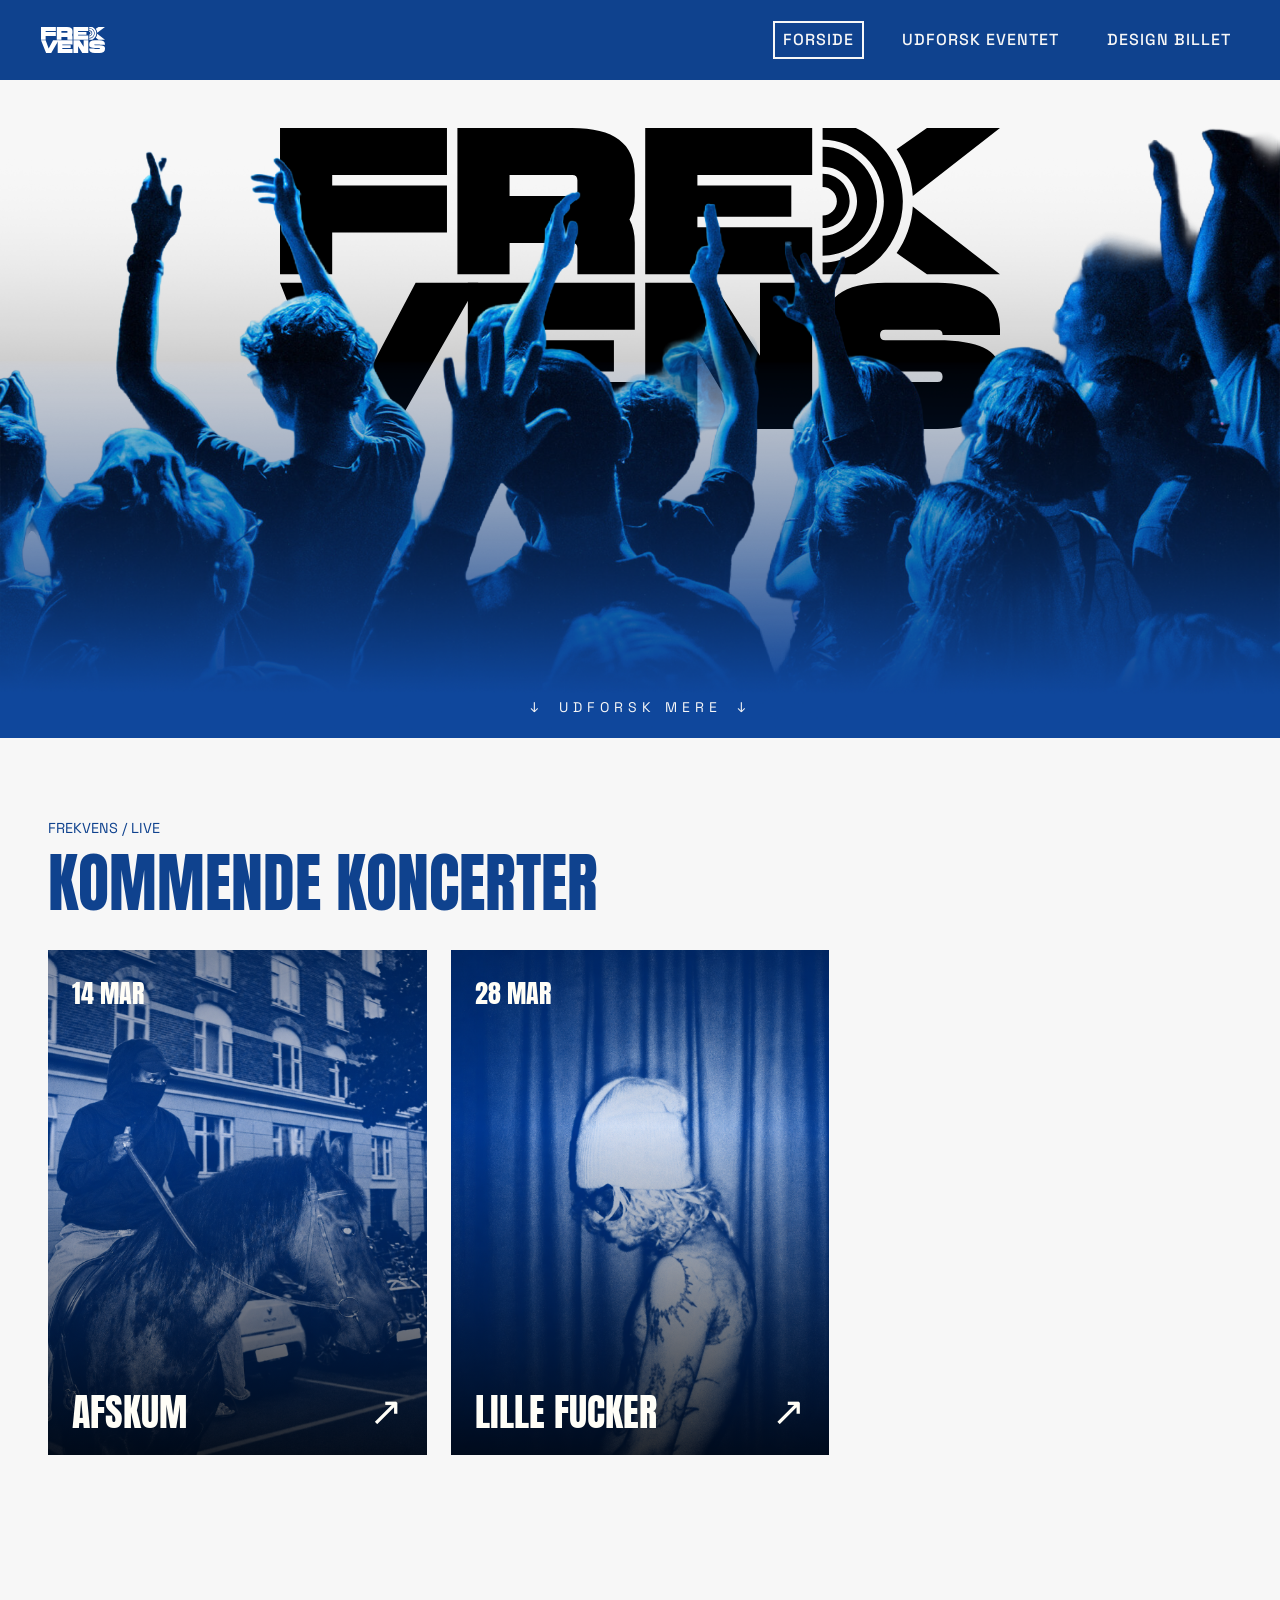
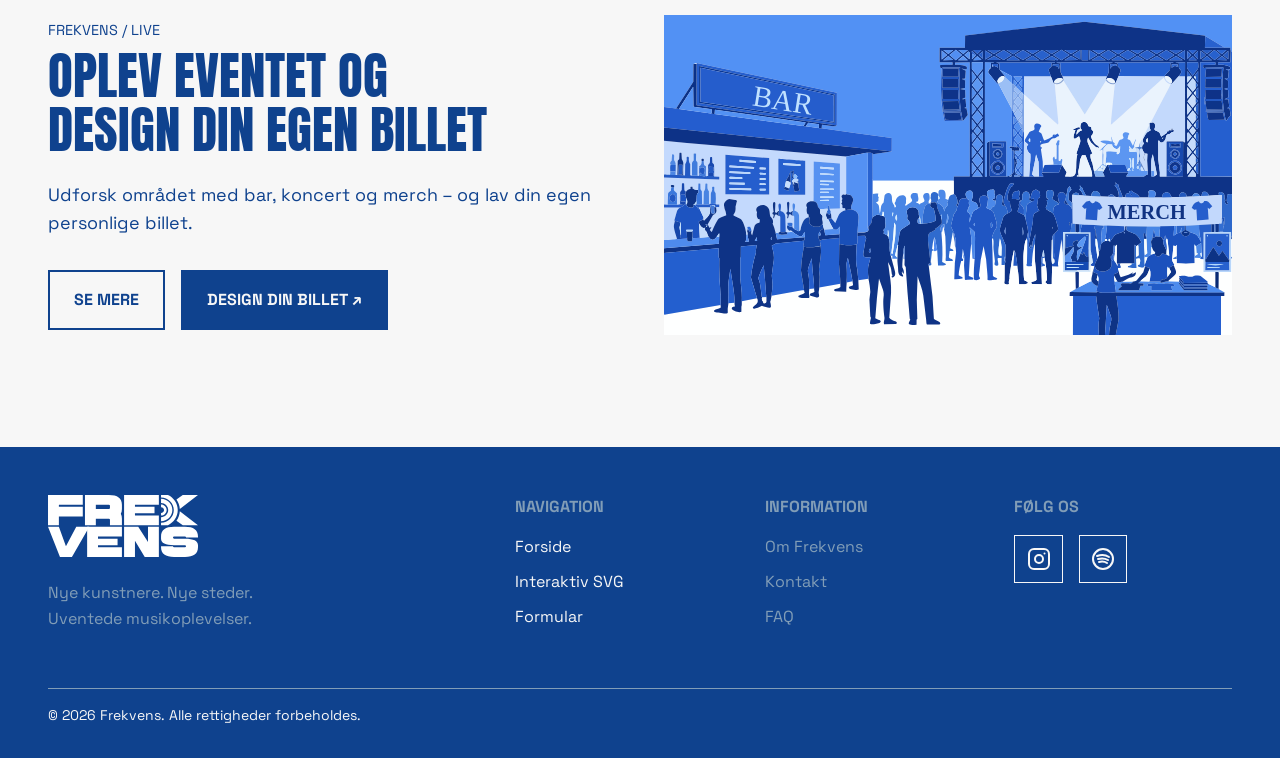
<file: index.html>
<!DOCTYPE html>
<html lang="da">

<head>
  <meta charset="UTF-8">
  <meta name="viewport" content="width=device-width, initial-scale=1.0">
  <title>Frekvens</title>
  <link rel="stylesheet" href="./starter.css">
  <link rel="stylesheet" href="./style.css">

  <link rel="preconnect" href="https://fonts.googleapis.com">
  <link rel="preconnect" href="https://fonts.gstatic.com" crossorigin>
  <link href="https://fonts.googleapis.com/css2?family=Anton&family=Space+Grotesk:wght@300..700&display=swap"
    rel="stylesheet">
</head>

<body>
  <header class="site-header">
    <div class="header-content">

      <a class="site-logo" href="./index.html"> <img src="./logoer/frekvens logo-03.svg" alt="Logo">
      </a>

      <nav class="desktop-nav" aria-label="Hovedmenu">
        <a href="./index.html" aria-current="page">Forside</a>
        <a href="./svg.html">Udforsk Eventet</a>
        <a href="./form.html">Design Billet</a>
      </nav>

      <div class="mobile-nav">

        <button class="menu-button" type="button" popovertarget="menu-popover" aria-label="Åbn menu">
          ☰
        </button>

        <nav id="menu-popover" class="menu-list" popover aria-label="Mobilmenu">

          <button class="menu-close" type="button" popovertarget="menu-popover" popovertargetaction="hide"
            aria-label="Luk menu">
            ✕
          </button>

          <ul>
            <li class="menu-item">
              <a href="./index.html">Forside →</a>
            </li>

            <li class="menu-item">
              <a href="./svg.html">Udforsk Eventet →</a>
            </li>

            <li class="menu-item">
              <a href="./form.html">Design Billet →</a>
            </li>
          </ul>

        </nav>
      </div>

    </div>
  </header>


  <main>
    <video class="bg-video" autoplay muted loop playsinline src="./logoer/bg-video.mp4"></video>
    <img src="./logoer/frekvens logo-01.svg" alt="Logo" class="logo-hero">

    <img src="./logoer/frekvensforside2-trimmed2.png" alt="Hero baggrund" class="bg-hero">

    <div class="scroll-indikator">
      <a href="#cards" class="scroll-indikator">
        <span>↓</span>
        <span>UDFORSK MERE</span>
        <span>↓</span>
      </a>
    </div>

    <section class="artists-section" id="cards">

      <div class="artists-heading">
        <p>FREKVENS / LIVE</p>
        <h2>KOMMENDE KONCERTER</h2>
      </div>

      <div class="artists-grid">

        <!-- AFSKUM -->
        <button class="artist-card" popovertarget="afskum-popover">
          <img src="./imgs-albert/afskum.png" alt="AFSKUM">

          <span class="artist-date">14 MAR</span>

          <div class="artist-card-bottom">
            <h3>AFSKUM</h3>
            <span class="artist-arrow">↗</span>
          </div>
        </button>

        <!-- LILLE FUCKER -->
        <button class="artist-card" popovertarget="lille-fucker-popover">
          <img src="./imgs-albert/lille-fucker.png" alt="Lille Fucker">

          <span class="artist-date">28 MAR</span>

          <div class="artist-card-bottom">
            <h3>LILLE FUCKER</h3>
            <span class="artist-arrow">↗</span>
          </div>
        </button>

        <!-- FED & PHIL -->
        <button class="artist-card" popovertarget="fed-phil-popover">
          <img src="./imgs-albert/fed-og-phil.png" alt="Fed & Phil">

          <span class="artist-date">11 APR</span>

          <div class="artist-card-bottom">
            <h3>FED & PHIL</h3>
            <span class="artist-arrow">↗</span>
          </div>
        </button>

      </div>
    </section>


    <!-- POPOVER: AFSKUM -->
    <div id="afskum-popover" class="artist-popover" popover>
      <button class="popover-close" popovertarget="afskum-popover" popovertargetaction="hide"
        aria-label="Luk">×</button>

      <img src="./imgs-albert/afskum.png" alt="AFSKUM">

      <div class="popover-content">
        <p class="popover-label">FREKVENS / LIVE</p>
        <h2>AFSKUM</h2>
        <p>Oplev AFSKUM live til en intim pop-up koncert,
          hvor rå energi og alternativ hiphop mødes.</p>

        <div class="popover-details">
          <p><strong>DATO</strong> 14. marts 2027</p>
          <p><strong>TID</strong> 20.00</p>
          <p><strong>STED</strong> Hemmelig lokation, København</p>
        </div>

        <a href="./form.html" class="popover-cta">
          TILMELD DIG ↗
        </a>
      </div>
    </div>


    <!-- POPOVER: LILLE FUCKER -->
    <div id="lille-fucker-popover" class="artist-popover" popover>
      <button class="popover-close" popovertarget="lille-fucker-popover" popovertargetaction="hide"
        aria-label="Luk">×</button>

      <img src="./imgs-albert/lille-fucker.png" alt="Lille Fucker">

      <div class="popover-content">
        <p class="popover-label">FREKVENS / LIVE</p>
        <h2>LILLE FUCKER</h2>
        <p>Lille Fucker indtager Frekvens med en intens
          koncert fyldt med alternativ rap og attitude.</p>

        <div class="popover-details">
          <p><strong>DATO</strong> 28. marts 2027</p>
          <p><strong>TID</strong> 21.00</p>
          <p><strong>STED</strong> Hemmelig lokation, København</p>
        </div>

        <a href="./form.html" class="popover-cta">
          TILMELD DIG ↗
        </a>
      </div>
    </div>


    <!-- POPOVER: FED & PHIL -->
    <div id="fed-phil-popover" class="artist-popover" popover>
      <button class="popover-close" popovertarget="fed-phil-popover" popovertargetaction="hide"
        aria-label="Luk">×</button>

      <img src="./imgs-albert/fed-og-phil.png" alt="Fed & Phil">

      <div class="popover-content">
        <p class="popover-label">FREKVENS / LIVE</p>
        <h2>FED & PHIL</h2>
        <p>Fed & Phil bringer deres lyd til Frekvens
          med en nærværende koncert i utraditionelle rammer.</p>

        <div class="popover-details">
          <p><strong>DATO</strong> 11. april 2027</p>
          <p><strong>TID</strong> 20.00</p>
          <p><strong>STED</strong> Hemmelig lokation, København</p>
        </div>

        <a href="./form.html" class="popover-cta">
          TILMELD DIG ↗
        </a>
      </div>
    </div>

    <section class="svg-link">

      <div class="svg-link-content">

        <div class="svg-link-text">
          <p class="svg-link-label">FREKVENS / LIVE</p>

          <h2>OPLEV EVENTET OG<br>DESIGN DIN EGEN BILLET</h2>

          <p class="svg-link-description">
            Udforsk området med bar, koncert og merch –
            og lav din egen personlige billet.
          </p>

          <div class="svg-link-buttons">
            <a href="./svg.html" class="svg-btn-outline">
              SE MERE
            </a>

            <a href="./form.html" class="svg-btn-filled">
              DESIGN DIN BILLET ↗
            </a>
          </div>
        </div>

        <div class="svg-link-image">
          <a href="./svg.html"><img src="./imgs-albert/svg-frekvens-2.svg"
              alt="Koncertområde med bar, scene og merchbod" loading="lazy"></a>

        </div>

      </div>

    </section>

  </main>

  <footer class="site-footer">
    <div class="footer-content">

      <div class="footer-brand">
        <a href="./index.html" class="footer-logo">
          <img src="./logoer/frekvens logo-03.svg" alt="logo">
        </a>
        <p>
          Nye kunstnere. Nye steder.<br>
          Uventede musikoplevelser.
        </p>
      </div>

      <nav class="footer-nav" aria-label="Footer navigation">
        <h3>NAVIGATION</h3>
        <ul>
          <li><a href="./index.html">Forside</a></li>
          <li><a href="./svg.html">Interaktiv SVG</a></li>
          <li><a href="./form.html">Formular</a></li>
        </ul>
      </nav>

      <div class="footer-info">
        <h3>INFORMATION</h3>
        <ul>
          <li>Om Frekvens</li>
          <li>Kontakt</li>
          <li>FAQ</li>
        </ul>
      </div>


      <div class="footer-social">
        <h3>FØLG OS</h3>
        <div class="social-links">
          <a href="https://www.instagram.com/" class="social-icon" aria-label="Instagram" target="_blank"
            rel="noopener noreferrer">

            <svg xmlns="http://www.w3.org/2000/svg" width="24" height="24" viewBox="0 0 24 24" fill="none"
              stroke="currentColor" stroke-width="2" stroke-linecap="round" stroke-linejoin="round" aria-hidden="true">
              <rect x="2" y="2" width="20" height="20" rx="5" />
              <circle cx="12" cy="12" r="4" />
              <circle cx="17.5" cy="6.5" r="1" fill="currentColor" stroke="none" />
            </svg>

          </a>

          <a href="https://open.spotify.com/" class="social-icon" aria-label="Spotify" target="_blank"
            rel="noopener noreferrer">

            <svg xmlns="http://www.w3.org/2000/svg" width="24" height="24" viewBox="0 0 24 24" fill="none"
              stroke="currentColor" stroke-width="2" stroke-linecap="round" stroke-linejoin="round" aria-hidden="true">

              <circle cx="12" cy="12" r="10" />

              <path d="M6 9c4-1.5 9-1 12 1" />
              <path d="M7 12c3.5-1 7.5-.5 10 1" />
              <path d="M8 15c3-0.7 6-.3 8 1" />
            </svg>

          </a>

        </div>
      </div>

    </div>

    <div class="footer-bottom">
      <p>© 2026 Frekvens. Alle rettigheder forbeholdes.</p>
    </div>
  </footer>

  <script src="./script.js"></script>
</body>

</html>
</file>
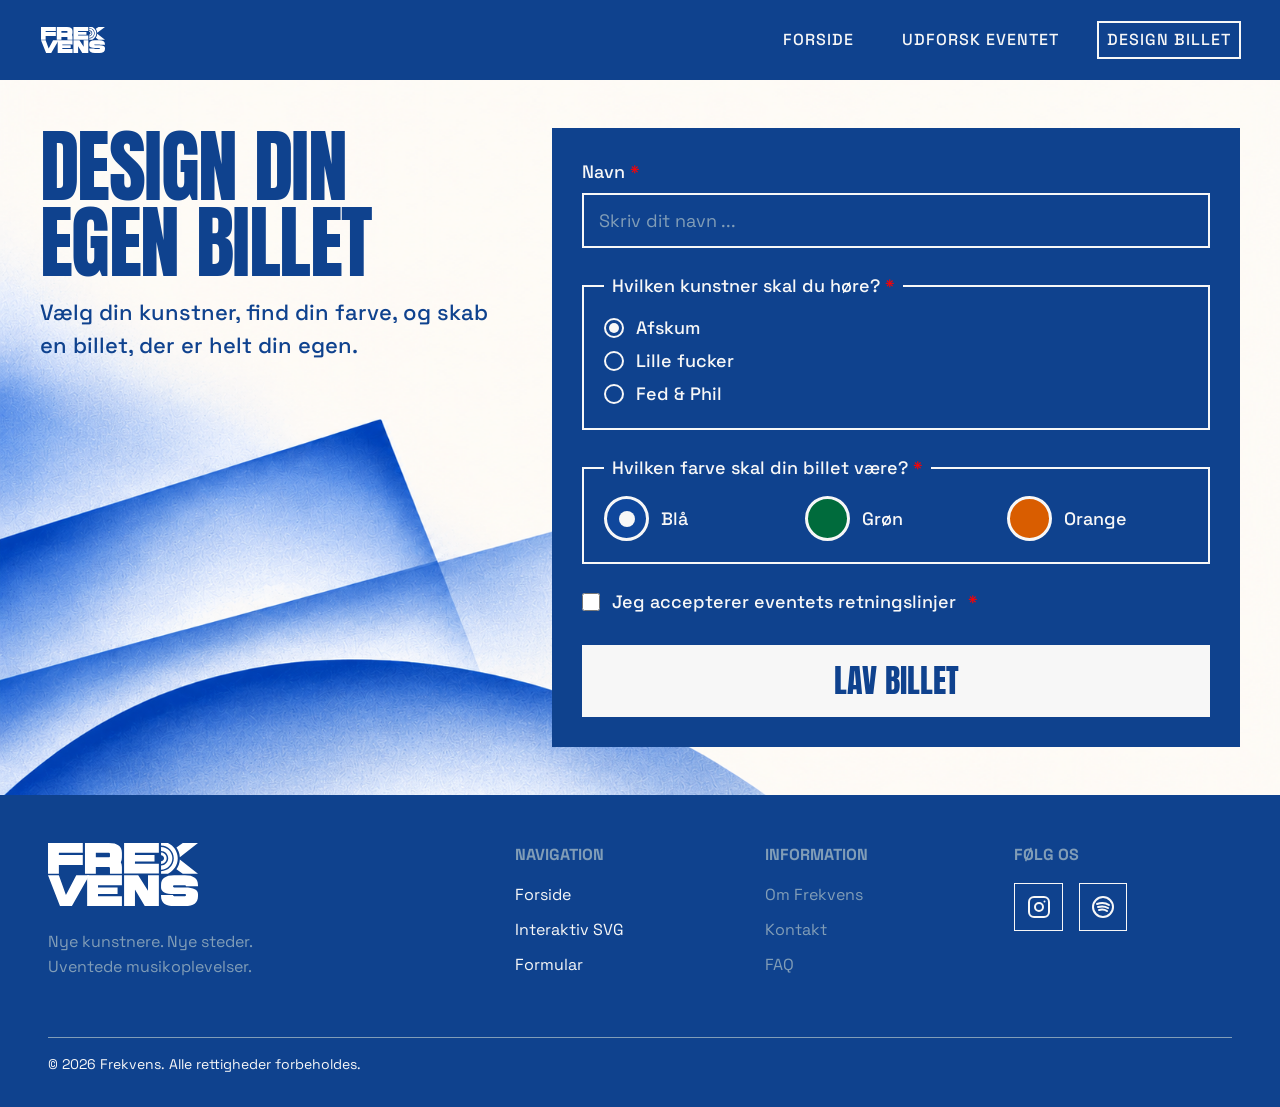
<file: form.html>
<!DOCTYPE html>
<html lang="da">

<head>
  <meta charset="UTF-8">
  <meta name="viewport" content="width=device-width, initial-scale=1.0">
  <title>Formular | Eventnavn</title>
  <link rel="stylesheet" href="./starter.css">
  <link rel="stylesheet" href="./style.css">

  <link rel="preconnect" href="https://fonts.googleapis.com">
  <link rel="preconnect" href="https://fonts.gstatic.com" crossorigin>
  <link href="https://fonts.googleapis.com/css2?family=Anton&family=Space+Grotesk:wght@300..700&display=swap"
    rel="stylesheet">
</head>

<body>
  <header class="site-header">
    <div class="header-content">

      <a class="site-logo" href="./index.html"> <img src="./logoer/frekvens logo-03.svg" alt="Logo">
      </a>

      <nav class="desktop-nav" aria-label="Hovedmenu">
        <a href="./index.html">Forside</a>
        <a href="./svg.html">Udforsk Eventet</a>
        <a href="./form.html" aria-current="page">Design Billet</a>
      </nav>

      <div class="mobile-nav">

        <button class="menu-button" type="button" popovertarget="menu-popover" aria-label="Åbn menu">
          ☰
        </button>

        <nav id="menu-popover" class="menu-list" popover aria-label="Mobilmenu">

          <button class="menu-close" type="button" popovertarget="menu-popover" popovertargetaction="hide"
            aria-label="Luk menu">
            ✕
          </button>

          <ul>
            <li class="menu-item">
              <a href="./index.html">Forside →</a>
            </li>

            <li class="menu-item">
              <a href="./svg.html">Udforsk Eventet →</a>
            </li>

            <li class="menu-item">
              <a href="./form.html">Design Billet →</a>
            </li>
          </ul>

        </nav>
      </div>

    </div>
  </header>

  <main class="forms-main">
    <section class="form-page">
      <header class="form-intro">
        <h1>Design din <br>
          egen billet</h1>
        <p>Vælg din kunstner, find din farve, og skab en billet,
          der er helt din egen.</p>
      </header>

      <form class="form-placeholder" action="./opsamling.html" method="get">
        <div class="form-group">
          <label for="nickname">Navn</label>
          <input required id="nickname" name="nickname" type="text" placeholder="Skriv dit navn ...">
          <p class="error-message" id="nickname-error">Skriv dit navn</p>
        </div>

        <div class="form-group">
          <fieldset>
            <legend>Hvilken kunstner skal du høre?</legend>
            <label for="afskum">
              <input required id="afskum" name="kunstner" type="radio" value="Afskum" checked>
              Afskum
            </label>
            <label for="lille-fucker">
              <input id="lille-fucker" name="kunstner" type="radio" value="Lille Fucker">
              Lille fucker
            </label>
            <label for="fed-og-phil">
              <input id="fed-og-phil" name="kunstner" type="radio" value="Fed & Phil">
              Fed & Phil
            </label>
          </fieldset>
          <p class="error-message" id="reason-error">Vælg én mulighed</p>
        </div>

        <div class="form-group">
          <fieldset class="ticket-colors">
            <legend>Hvilken farve skal din billet være?</legend>
            <div class="color-options">
              <label for="blue">
                <input required id="blue" name="color" type="radio" value="blue" checked>
                Blå
              </label>
              <label for="green">
                <input id="green" name="color" type="radio" value="green">
                Grøn
              </label>
              <label for="orange">
                <input id="orange" name="color" type="radio" value="orange">
                Orange
              </label>
            </div>
          </fieldset>
          <p class="error-message" id="color-error">Vælg én mulighed</p>
        </div>

        <div class="form-group">
          <label for="guidelines">
            <input required id="guidelines" name="guidelines" type="checkbox" value="accepted">
            Jeg accepterer eventets retningslinjer
          </label>
          <p class="error-message" id="guidelines-error">Du skal acceptere retningslinjerne</p>
        </div>

        <button>Lav billet</button>
      </form>
    </section>
  </main>

  <footer class="site-footer">
    <div class="footer-content">

      <div class="footer-brand">
        <a href="./index.html" class="footer-logo">
          <img src="./logoer/frekvens logo-03.svg" alt="logo">
        </a>
        <p>
          Nye kunstnere. Nye steder.<br>
          Uventede musikoplevelser.
        </p>
      </div>

      <nav class="footer-nav" aria-label="Footer navigation">
        <h3>NAVIGATION</h3>
        <ul>
          <li><a href="./index.html">Forside</a></li>
          <li><a href="./svg.html">Interaktiv SVG</a></li>
          <li><a href="./form.html">Formular</a></li>
        </ul>
      </nav>

      <div class="footer-info">
        <h3>INFORMATION</h3>
        <ul>
          <li>Om Frekvens</li>
          <li>Kontakt</li>
          <li>FAQ</li>
        </ul>
      </div>


      <div class="footer-social">
        <h3>FØLG OS</h3>
        <div class="social-links">
          <a href="https://www.instagram.com/" class="social-icon" aria-label="Instagram" target="_blank"
            rel="noopener noreferrer">

            <svg xmlns="http://www.w3.org/2000/svg" width="24" height="24" viewBox="0 0 24 24" fill="none"
              stroke="currentColor" stroke-width="2" stroke-linecap="round" stroke-linejoin="round" aria-hidden="true">
              <rect x="2" y="2" width="20" height="20" rx="5" />
              <circle cx="12" cy="12" r="4" />
              <circle cx="17.5" cy="6.5" r="1" fill="currentColor" stroke="none" />
            </svg>

          </a>

          <a href="https://open.spotify.com/" class="social-icon" aria-label="Spotify" target="_blank"
            rel="noopener noreferrer">

            <svg xmlns="http://www.w3.org/2000/svg" width="24" height="24" viewBox="0 0 24 24" fill="none"
              stroke="currentColor" stroke-width="2" stroke-linecap="round" stroke-linejoin="round" aria-hidden="true">

              <circle cx="12" cy="12" r="10" />

              <path d="M6 9c4-1.5 9-1 12 1" />
              <path d="M7 12c3.5-1 7.5-.5 10 1" />
              <path d="M8 15c3-0.7 6-.3 8 1" />

            </svg>

          </a>

        </div>
      </div>

    </div>

    <div class="footer-bottom">
      <p>© 2026 Frekvens. Alle rettigheder forbeholdes.</p>
    </div>
  </footer>
  <script src="./script.js"></script>
</body>

</html>
</file>
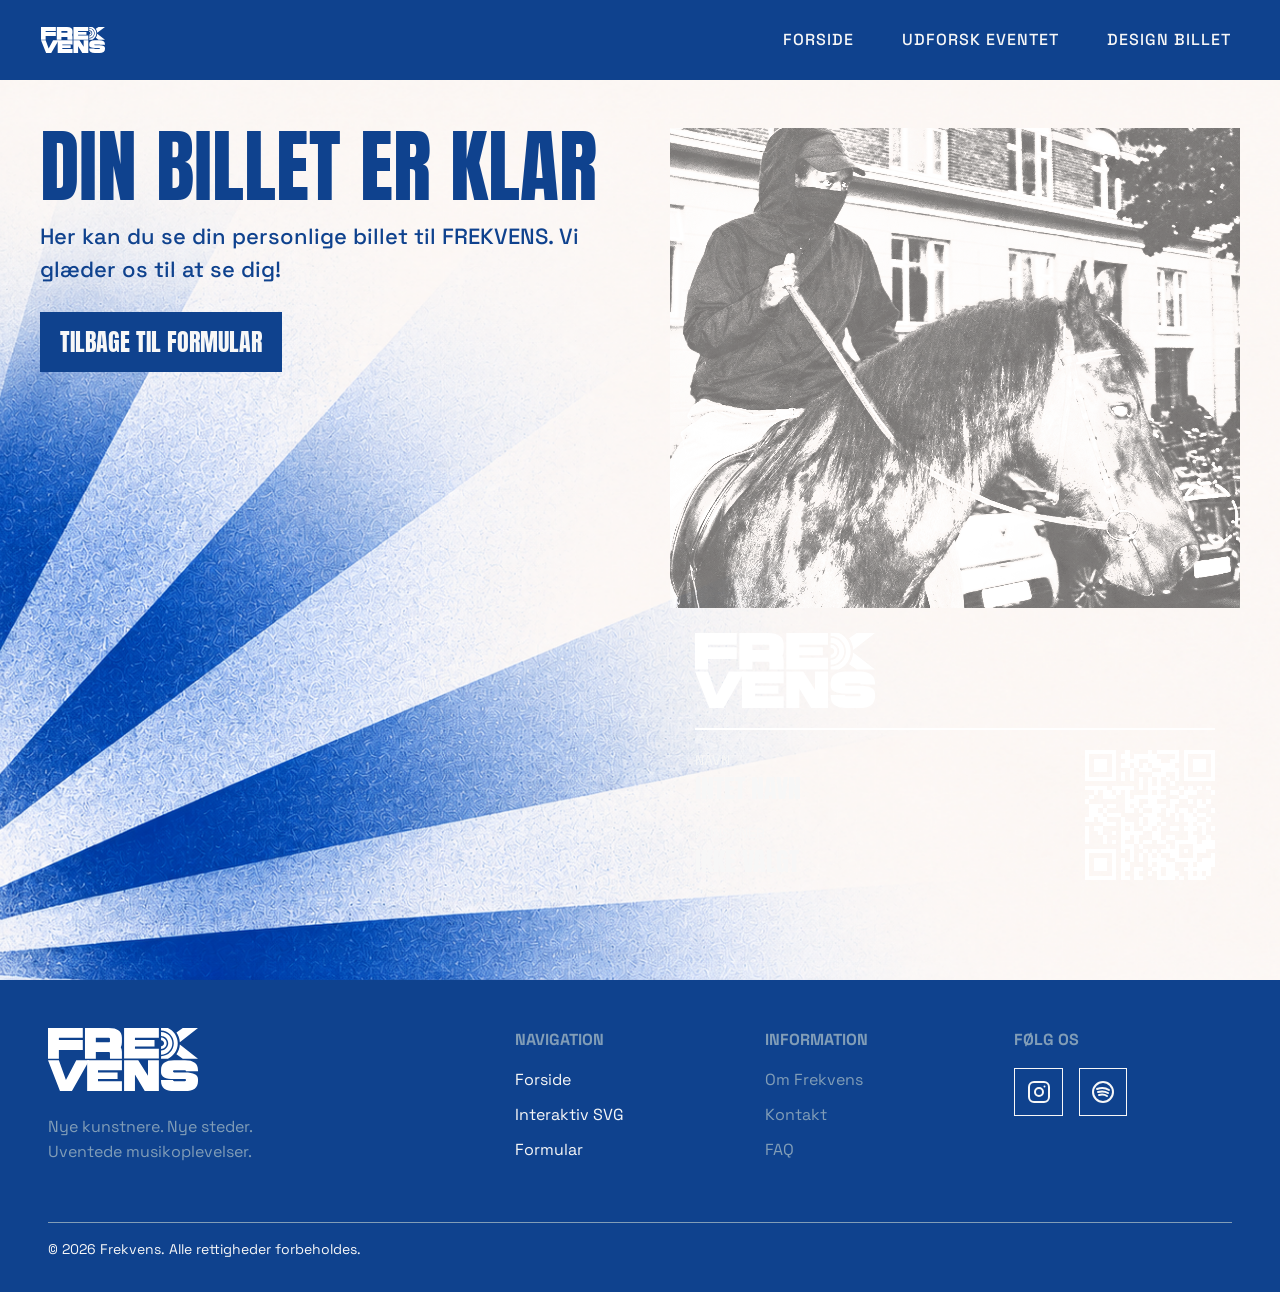
<file: opsamling.html>
<!DOCTYPE html>
<html lang="da">

<head>
  <meta charset="UTF-8">
  <meta name="viewport" content="width=device-width, initial-scale=1.0">
  <title>Opsamling | Eventnavn</title>
  <link rel="stylesheet" href="./starter.css">
  <link rel="stylesheet" href="./style.css">

  <link rel="preconnect" href="https://fonts.googleapis.com">
  <link rel="preconnect" href="https://fonts.gstatic.com" crossorigin>
  <link href="https://fonts.googleapis.com/css2?family=Anton&family=Space+Grotesk:wght@300..700&display=swap"
    rel="stylesheet">
</head>

<body>
  <header class="site-header">
    <div class="header-content">

      <a class="site-logo" href="./index.html"> <img src="./logoer/frekvens logo-03.svg" alt="Logo">
      </a>

      <nav class="desktop-nav" aria-label="Hovedmenu">
        <a href="./index.html">Forside</a>
        <a href="./svg.html">Udforsk Eventet</a>
        <a href="./form.html">Design Billet</a>
      </nav>

      <div class="mobile-nav">

        <button class="menu-button" type="button" popovertarget="menu-popover" aria-label="Åbn menu">
          ☰
        </button>

        <nav id="menu-popover" class="menu-list" popover aria-label="Mobilmenu">

          <button class="menu-close" type="button" popovertarget="menu-popover" popovertargetaction="hide"
            aria-label="Luk menu">
            ✕
          </button>

          <ul>
            <li class="menu-item">
              <a href="./index.html">Forside →</a>
            </li>

            <li class="menu-item">
              <a href="./svg.html">Udforsk Eventet →</a>
            </li>

            <li class="menu-item">
              <a href="./form.html">Design Billet →</a>
            </li>
          </ul>

        </nav>
      </div>

    </div>
  </header>

  <main class="opsamling-main">
    <section class="opsamling-page">

      <div class="opsamling-intro">
        <h1>DIN BILLET ER KLAR</h1>

        <p>
          Her kan du se din personlige billet til FREKVENS.
          Vi glæder os til at se dig!
        </p>

        <a href="./form.html" class="back-button">
          TILBAGE TIL FORMULAR
        </a>
      </div>

      <article class="opsamling-placeholder" data-color="blue">

        <div class="ticket-image-wrapper">
          <img class="ticket-image" src="./imgs-albert/afskum.png" alt="Valgt kunstner" />
        </div>

        <div class="ticket-content">
          <img class="ticket-logo" src="./logoer/frekvens logo-03.svg" alt="FREKVENS logo">

          <div class="ticket-details">
            <div class="ticket-info">
              <p class="ticket-label">NAVN</p>
              <h3 class="nickname">Navn</h3>

              <p class="ticket-label">KUNSTNER</p>
              <p class="reason-output">Afskum</p>
            </div>

            <img class="ticket-qr" src="./imgs-albert/frekvens-qr.svg" alt="QR-kode til billetten">
          </div>
        </div>
      </article>
    </section>
  </main>

  <footer class="site-footer">
    <div class="footer-content">

      <div class="footer-brand">
        <a href="./index.html" class="footer-logo">
          <img src="./logoer/frekvens logo-03.svg" alt="logo">
        </a>
        <p>
          Nye kunstnere. Nye steder.<br>
          Uventede musikoplevelser.
        </p>
      </div>

      <nav class="footer-nav" aria-label="Footer navigation">
        <h3>NAVIGATION</h3>
        <ul>
          <li><a href="./index.html">Forside</a></li>
          <li><a href="./svg.html">Interaktiv SVG</a></li>
          <li><a href="./form.html">Formular</a></li>
        </ul>
      </nav>

      <div class="footer-info">
        <h3>INFORMATION</h3>
        <ul>
          <li>Om Frekvens</li>
          <li>Kontakt</li>
          <li>FAQ</li>
        </ul>
      </div>


      <div class="footer-social">
        <h3>FØLG OS</h3>
        <div class="social-links">
          <a href="https://www.instagram.com/" class="social-icon" aria-label="Instagram" target="_blank"
            rel="noopener noreferrer">

            <svg xmlns="http://www.w3.org/2000/svg" width="24" height="24" viewBox="0 0 24 24" fill="none"
              stroke="currentColor" stroke-width="2" stroke-linecap="round" stroke-linejoin="round" aria-hidden="true">
              <rect x="2" y="2" width="20" height="20" rx="5" />
              <circle cx="12" cy="12" r="4" />
              <circle cx="17.5" cy="6.5" r="1" fill="currentColor" stroke="none" />
            </svg>

          </a>

          <a href="https://open.spotify.com/" class="social-icon" aria-label="Spotify" target="_blank"
            rel="noopener noreferrer">

            <svg xmlns="http://www.w3.org/2000/svg" width="24" height="24" viewBox="0 0 24 24" fill="none"
              stroke="currentColor" stroke-width="2" stroke-linecap="round" stroke-linejoin="round" aria-hidden="true">

              <circle cx="12" cy="12" r="10" />

              <path d="M6 9c4-1.5 9-1 12 1" />
              <path d="M7 12c3.5-1 7.5-.5 10 1" />
              <path d="M8 15c3-0.7 6-.3 8 1" />

            </svg>

          </a>

        </div>
      </div>

    </div>

    <div class="footer-bottom">
      <p>© 2026 Frekvens. Alle rettigheder forbeholdes.</p>
    </div>
  </footer>
  <script src="./script.js"></script>
</body>

</html>
</file>
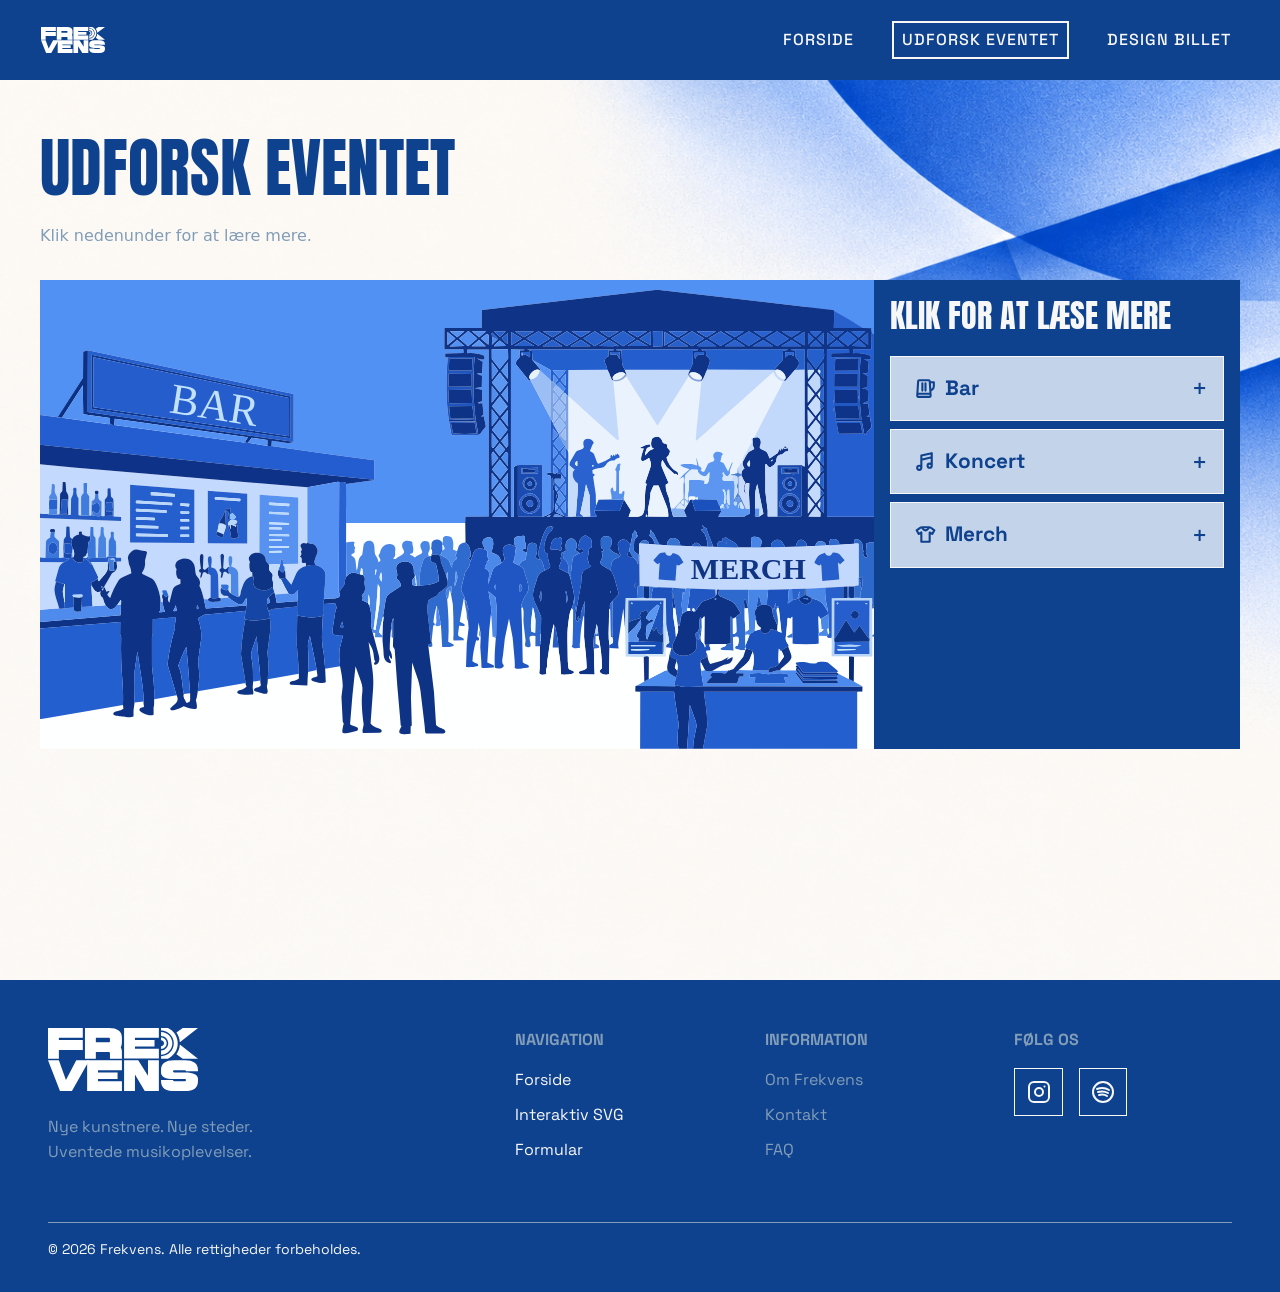
<file: svg.html>
<!DOCTYPE html>
<html lang="da">

<head>
  <meta charset="UTF-8">
  <meta name="viewport" content="width=device-width, initial-scale=1.0">
  <title>Interaktiv SVG | Eventnavn</title>
  <link rel="stylesheet" href="./starter.css">
  <link rel="stylesheet" href="./style.css">

  <link rel="preconnect" href="https://fonts.googleapis.com">
  <link rel="preconnect" href="https://fonts.gstatic.com" crossorigin>
  <link href="https://fonts.googleapis.com/css2?family=Anton&family=Space+Grotesk:wght@300..700&display=swap"
    rel="stylesheet">
</head>

<body>
  <header class="site-header">

    <div class="header-content">


      <a class="site-logo" href="./index.html"> <img src="./logoer/frekvens logo-03.svg" alt="Logo">
      </a>

      <nav class="desktop-nav" aria-label="Hovedmenu">
        <a href="./index.html">Forside</a>
        <a href="./svg.html" aria-current="page">Udforsk Eventet</a>
        <a href="./form.html">Design Billet</a>
      </nav>

      <div class="mobile-nav">

        <button class="menu-button" type="button" popovertarget="menu-popover" aria-label="Åbn menu">
          ☰
        </button>

        <nav id="menu-popover" class="menu-list" popover aria-label="Mobilmenu">

          <button class="menu-close" type="button" popovertarget="menu-popover" popovertargetaction="hide"
            aria-label="Luk menu">
            ✕
          </button>

          <ul>
            <li class="menu-item">
              <a href="./index.html">Forside →</a>
            </li>

            <li class="menu-item">
              <a href="./svg.html">Udforsk Eventet →</a>
            </li>

            <li class="menu-item">
              <a href="./form.html">Design Billet →</a>
            </li>
          </ul>

        </nav>
      </div>

    </div>
  </header>

  <main class="svg-main">
    <section class="svg-page">
      <header class="svg-intro">
        <h1>UDFORSK EVENTET</h1>
        <p>Klik nedenunder for at lære mere.</p>
      </header>

      <section class="svg-layout">
        <div class="svg-placeholder">
          <svg class="svg-frekvens" viewBox="0 0 1920 1080">
            <use class="svg-transition" href="./logoer/svg-frekvens.svg#baggrund"></use>
            <use class="hullet" href="./logoer/svg-frekvens.svg#hullet"></use>
          </svg>
        </div>

        <article class="panel-svg">
          <h2>KLIK FOR AT LÆSE MERE</h2>
          <div class="accordion">
            <!-- TODO: Lav om til details/summary -->
            <details class="accordion-item" name="accordion" data-position="bar" id="details-bar">
              <summary><svg class="svg-ikon" aria-hidden="true" xmlns="http://www.w3.org/2000/svg" width="24"
                  height="24" fill="none" viewBox="0 0 24 24">
                  <path stroke="currentColor" stroke-linecap="round" stroke-linejoin="round" stroke-width="2"
                    d="M16.125 6H20v3.85927c0 1.33743-.6684 2.58633-1.7812 3.32823l-1.5791 1.0468M4.18754 17H16.8125M9.00004 7v7M12 7v7M4.94144 4.93762l-.875 13.99998C4.03046 19.5133 4.48767 20 5.06449 20H15.9356c.5768 0 1.034-.4867.998-1.0624l-.875-13.99998C16.0257 4.41059 15.5887 4 15.0606 4H5.93949c-.52806 0-.96511.41059-.99805.93762Z" />
                </svg>

                Bar</summary>
              <p class="content">Køb kolde øl og lækre drinks direkte fra vores bar, til retfærdige priser. Egen
                drikkevarer er ikke
                tilladt.</p>
            </details>
            <details class="accordion-item" name="accordion" data-position="koncert" id="details-koncert">
              <summary><svg class="svg-ikon" aria-hidden="true" xmlns="http://www.w3.org/2000/svg" width="24"
                  height="24" fill="none" viewBox="0 0 24 24">
                  <path stroke="currentColor" stroke-linecap="round" stroke-linejoin="round" stroke-width="2"
                    d="M8 18c0 1.1046-.89543 2-2 2s-2-.8954-2-2 .89543-2 2-2 2 .8954 2 2Zm0 0V6.33333L18 4v11.6667M8 10.3333 18 8m0 8c0 1.1046-.8954 2-2 2s-2-.8954-2-2 .8954-2 2-2 2 .8954 2 2Z" />
                </svg>
                Koncert</summary>
              <p class="content">Oplev nogle spændende nye artister og fang stemningen, med vores ekstraordinære fokus
                på lyd og lys.</p>
            </details>
            <details class="accordion-item" name="accordion" data-position="merch" id="details-merch">
              <summary><svg class="svg-ikon" aria-hidden="true" xmlns="http://www.w3.org/2000/svg" width="24"
                  height="24" fill="none" viewBox="0 0 24 24">
                  <path stroke="currentColor" stroke-linejoin="round" stroke-width="2"
                    d="M9 5h-.16667c-.86548 0-1.70761.28071-2.4.8L3.5 8l2 3.5L8 10v9h8v-9l2.5 1.5 2-3.5-2.9333-2.2c-.6924-.51929-1.5346-.8-2.4-.8H15M9 5c0 1.5 1.5 3 3 3s3-1.5 3-3M9 5h6" />
                </svg>
                Merch</summary>
              <p class="content">Tag en del af oplevelsen med hjem. Shop eksklusivt merch, limited drops og unikke
                designs fra vores
                events og artister.</p>
            </details>
          </div>
        </article>
      </section>
    </section>
  </main>

  <footer class="site-footer">
    <div class="footer-content">

      <div class="footer-brand">
        <a href="./index.html" class="footer-logo">
          <img src="./logoer/frekvens logo-03.svg" alt="logo">
        </a>
        <p>
          Nye kunstnere. Nye steder.<br>
          Uventede musikoplevelser.
        </p>
      </div>

      <nav class="footer-nav" aria-label="Footer navigation">
        <h3>NAVIGATION</h3>
        <ul>
          <li><a href="./index.html">Forside</a></li>
          <li><a href="./svg.html">Interaktiv SVG</a></li>
          <li><a href="./form.html">Formular</a></li>
        </ul>
      </nav>

      <div class="footer-info">
        <h3>INFORMATION</h3>
        <ul>
          <li>Om Frekvens</li>
          <li>Kontakt</li>
          <li>FAQ</li>
        </ul>
      </div>


      <div class="footer-social">
        <h3>FØLG OS</h3>
        <div class="social-links">
          <a href="https://www.instagram.com/" class="social-icon" aria-label="Instagram" target="_blank"
            rel="noopener noreferrer">

            <svg xmlns="http://www.w3.org/2000/svg" width="24" height="24" viewBox="0 0 24 24" fill="none"
              stroke="currentColor" stroke-width="2" stroke-linecap="round" stroke-linejoin="round" aria-hidden="true">
              <rect x="2" y="2" width="20" height="20" rx="5" />
              <circle cx="12" cy="12" r="4" />
              <circle cx="17.5" cy="6.5" r="1" fill="currentColor" stroke="none" />
            </svg>

          </a>

          <a href="https://open.spotify.com/" class="social-icon" aria-label="Spotify" target="_blank"
            rel="noopener noreferrer">

            <svg xmlns="http://www.w3.org/2000/svg" width="24" height="24" viewBox="0 0 24 24" fill="none"
              stroke="currentColor" stroke-width="2" stroke-linecap="round" stroke-linejoin="round" aria-hidden="true">

              <circle cx="12" cy="12" r="10" />

              <path d="M6 9c4-1.5 9-1 12 1" />
              <path d="M7 12c3.5-1 7.5-.5 10 1" />
              <path d="M8 15c3-0.7 6-.3 8 1" />

            </svg>

          </a>

        </div>
      </div>

    </div>

    <div class="footer-bottom">
      <p>© 2026 Frekvens. Alle rettigheder forbeholdes.</p>
    </div>
  </footer>
  <script src="./script.js"></script>
</body>

</html>
</file>
<file: starter.css>
*,
::before,
::after {
  box-sizing: border-box;
  margin: 0;
  padding: 0;
}

html {
  interpolate-size: allow-keywords;
  font-family: system-ui, sans-serif;
  line-height: 1.5;
  -webkit-font-smoothing: antialiased;
}

h1,
h2 {
  line-height: 1.25;
}

p,
li {
  text-wrap: pretty;
}

img,
svg {
  display: block;
  width: 100%;
  height: auto;
}

label {
  display: block;
}

input,
button,
textarea,
select {
  font: inherit;
  color: inherit;
  background-color: transparent;
  font-size: max(1em, 16px);
  padding: 0;
  margin: 0;
}

input:where([type="checkbox"], [type="radio"]) {
  width: 1em;
  height: 1em;
}

textarea {
  resize: none;
  min-height: 4lh;
}

legend {
  padding: 0;
}

select,
::picker(select) {
  appearance: base-select;
}

[popover] {
  margin: revert;
}

dialog {
  overscroll-behavior: none;

  &::backdrop {
    overflow: hidden;
    overscroll-behavior: contain;
  }
}

.visually-hidden {
  position: absolute;
  width: 1px;
  height: 1px;
  overflow: hidden;
  white-space: nowrap;
  clip-path: inset(100%);
}
</file>
<file: style.css>
/* Variabler */
html {
  --color-page: #f7f7f7;
  --color-surface: #0f428e;
  --color-text: #f7f7f7;
  --color-muted: #819db7;
  --color-border: #f7f7f7;
  --space-05: 0.5rem;
  --space-1: 1rem;
  --space-2: 2rem;
  --space-3: 3rem;

  --font-1: "Anton", sans-serif;
  --font-2: "Space Grotesk", sans-serif;

  color: var(--color-text);

  scroll-behavior: smooth;
  --content-width: 1400px;
  --border-width: 2px;
}

@view-transition {
  navigation: auto;
}

.svg-transition {
  view-transition-name: img;
}

/* Globalt layout */
body {
  margin: 0;
  min-height: 100svh;
  display: grid;
  grid-template-rows: auto 1fr auto;
  grid-template-columns: minmax(1rlh, 1fr) minmax(0, 75rem) minmax(1rlh, 1fr);
  background-color: var(--color-page);
}

h1,
h2,
h3,
p {
  margin: 0;
}

main {
  display: grid;
  grid-template-columns: inherit;
  grid-column: 1 / -1;
  align-content: start;
}

main > * {
  grid-column: 2;
  padding-block: var(--space-3);
}

.svg-page {
  display: grid;
  gap: var(--space-2);
}

.svg-intro {
  display: grid;
  gap: var(--space-1);
  max-width: 60ch;
}

.svg-intro p {
  color: var(--color-muted);
}

.svg-layout {
  display: grid;
  /* gap: var(--space-2); */
  align-items: start;
  @media (width > 767px) {
    grid-template-columns: 1fr min(40%, 36ch);
  }
}

.form-page {
  display: grid;
  gap: var(--space-2);
  @media (width > 600px) {
    grid-template-columns: min(40%, 50ch) 1fr;
  }
}

.form-intro {
  display: grid;
  gap: var(--space-1);
  align-content: start;
  max-width: 60ch;
}

.form-intro p {
  color: var(--color-muted);
}

.opsamling-page {
  display: grid;
  gap: var(--space-2);
  align-items: start;

  @media (width > 767px) {
    grid-template-columns: minmax(0, 44ch) minmax(20rem, 1fr);
  }
}

.opsamling-intro {
  display: grid;
  gap: var(--space-1);
  max-width: 60ch;
}

.opsamling-intro p {
  color: var(--color-muted);
}

.error-page {
  display: grid;
  gap: var(--space-1);
  max-width: 60ch;
}

.error-page p {
  color: var(--color-muted);
}

/* HEADER */ /* HEADER */ /* HEADER */ /* HEADER */ /* HEADER */ /* HEADER */ /* HEADER */ /* HEADER */ /* HEADER */ /* HEADER */
.site-header {
  grid-column: 1 / -1;
  background: var(--color-surface);
  color: var(--color-page);
  position: relative;
  z-index: 10;
  font-family: var(--font-2);
  letter-spacing: 1px;
  text-transform: uppercase;
  padding-inline: 25px;
}

.header-content {
  display: flex;
  justify-content: space-between;
  align-items: center;
  min-height: 80px;
  padding: var(--space-1) var(--space-1);
  gap: var(--space-2);
}

/* LOGO */
.site-logo img {
  width: 5vw;
}

/* DESKTOP NAVIGATION */
.desktop-nav {
  display: flex;
  align-items: center;
  gap: var(--space-2);
  margin-left: auto;
}

.desktop-nav a {
  color: var(--color-page);
  text-decoration: none;
  font-size: 1rem;
  font-weight: 500;
  padding: 0.3rem 0.5rem;
  /* border-bottom: var(--border-width) solid transparent; */
  transition: border-color 0.2s;
}

.desktop-nav a:hover {
  outline: 2px solid var(--color-muted);
}
.desktop-nav a[aria-current="page"] {
  outline: 2px solid var(--color-page);
}

/* MOBIL NAVIGATION */
.mobile-nav {
  display: none;
}

.menu-button {
  anchor-name: --menu-anchor;
  background: transparent;
  border: none;
  color: var(--color-page);
  font-size: 1.5rem;
  cursor: pointer;
}

/* POPOVER */
.menu-list {
  position: fixed;
  position-anchor: --menu-anchor;
  position-area: bottom span-left;
  margin: 0;

  width: min(360px, calc(100vw - 2rem));
  padding: var(--space-1);

  background: var(--color-page);
  border: 1px solid var(--color-surface);
  box-shadow: 0 10px 30px #0002;
  color: var(--color-surface);
}

/* POPOVER ANIMATION */
.menu-list {
  opacity: 0;
  scale: 0.95;

  transition:
    opacity 0.3s,
    scale 0.3s,
    display 0.3s allow-discrete,
    overlay 0.3s allow-discrete;
}

.menu-list:popover-open {
  opacity: 1;
  scale: 1;
}

@starting-style {
  .menu-list:popover-open {
    opacity: 0;
    scale: 0.95;
  }
}

/* LUK KNAP */
.menu-close {
  display: block;
  margin-left: auto;
  background: transparent;
  border: none;
  color: var(--color-surface);
  font-size: 1.5rem;
  cursor: pointer;
}

/* MENU LINKS */
.menu-list ul {
  list-style: none;
  margin: 0;
  padding: 0;
}

.menu-item {
  border-bottom: 1px solid var(--color-muted);
}

.menu-item:last-child {
  border-bottom: none;
}

.menu-item a {
  display: block;
  padding: var(--space-1) 0;
  color: var(--color-surface);
  text-decoration: none;
  font-size: 1.5rem;
  font-weight: 800;
}

.menu-item a:hover {
  color: #086ce5;
}

/* RESPONSIVE */
@media (max-width: 767px) {
  .desktop-nav {
    display: none;
  }

  .mobile-nav {
    display: block;
  }

  .header-content {
    padding: var(--space-1);
  }

  .site-logo {
    font-size: 1.5rem;
  }
}

/* Footer */ /* Footer */ /* Footer */ /* Footer */ /* Footer */ /* Footer */ /* Footer */ /* Footer */ /* Footer */ /* Footer */ /* Footer */
.site-footer {
  grid-column: 1 / -1;
  background: var(--color-surface);
  color: var(--color-page);
  padding: var(--space-2) var(--space-3);
}

/* Footer layout */
.footer-content {
  grid-column: 1 / -1;
  display: grid;
  grid-template-columns: 2fr 1fr 1fr 1fr;
  gap: var(--space-2);
  width: 100%;
  max-width: var(--content-width);
  margin: 0 auto var(--space-2);
  align-items: start;
  padding-block: var(--space-1);
  color: var(--color-muted);
}

/* Nederste linje */
.footer-bottom {
  grid-column: 1 / -1;
  display: flex;
  justify-content: space-between;
  align-items: center;
  gap: var(--space-2);

  width: 100%;
  max-width: var(--content-width);
  margin: 0 auto;

  border-top: 1px solid var(--color-muted);
  padding-top: var(--space-1);

  font-family: var(--font-2);
  font-size: 0.875rem;
}

/* Logo */

.footer-brand img {
  width: 50%;
}
.footer-brand h2 {
  font-family: var(--font-1);
  font-size: clamp(3rem, 5vw, 6rem);
  font-weight: 400;
  line-height: 1;
  margin-bottom: var(--space-1);
}

.footer-brand p {
  font-family: var(--font-2);
  line-height: 1.6;
}

/* Overskrifter */
.footer-nav h3,
.footer-info h3,
.footer-social h3 {
  font-family: var(--font-2);
  font-size: 1rem;
  font-weight: 700;
  margin-bottom: var(--space-1);
}

/* Links */
.footer-nav ul {
  list-style: none;
  padding: 0;
  margin: 0;
}

.footer-nav li {
  margin-bottom: 0.7rem;
}

.footer-nav a,
.footer-bottom a {
  color: var(--color-page);
  text-decoration: none;
  font-family: var(--font-2);
}

.footer-nav a:hover,
.footer-bottom a:hover {
  text-decoration: underline;
}

/* Information */
.footer-info p {
  margin-bottom: 0.7rem;
  font-family: var(--font-2);
}

/* Sociale medier */
.social-links {
  display: flex;
  gap: var(--space-1);
}

.social-links a {
  display: inline-flex;
  align-items: center;
  justify-content: center;
  padding: 0.7rem;

  border: 1px solid var(--color-page);
  color: var(--color-page);
  text-decoration: none;

  font-family: var(--font-2);
  transition: 0.2s;
}

.social-links a:hover {
  background: var(--color-page);
  color: var(--color-surface);
}

/* Mobil */
@media (max-width: 767px) {
  .site-footer {
    padding: var(--space-2);
  }

  .footer-content {
    grid-template-columns: 1fr 1fr;
    gap: var(--space-2);
  }

  .footer-brand {
    grid-column: 1 / -1;
  }

  .footer-brand h2 {
    font-size: 3.5rem;
  }

  .footer-bottom {
    flex-direction: column;
    align-items: flex-start;
  }
}

@media (max-width: 767px) {
  .footer-content {
    grid-template-columns: 1fr;
  }
}

.footer-logo {
  display: inline-block;
  font-family: var(--font-1);
  font-size: clamp(2.5rem, 4vw, 4rem);
  font-weight: 400;
  line-height: 1;
  color: var(--color-page);
  text-decoration: none;
  margin-bottom: var(--space-1);
}

.footer-logo:hover {
  color: var(--color-muted);
}

.footer-info ul {
  list-style: none;
  padding: 0;
  margin: 0;
}

.footer-info li {
  margin-bottom: 0.7rem;
  font-family: var(--font-2);
}

/* Flader */
.panel,
.form-placeholder {
  background: var(--color-surface);
  border: 1px solid var(--color-border);
}

.svg-placeholder,
.opsamling-placeholder {
  min-height: -webkit-fill-available;
  min-height: stretch;
}

.form-placeholder {
  min-height: -webkit-fill-available;
  min-height: stretch;
  padding: var(--space-1);
}

/* Details */
.accordion {
  display: grid;
  gap: var(--space-05);
}

.accordion-item {
  border: 1px solid var(--color-border);
  background: var(--color-surface);
  h3 {
    padding: 0 var(--space-1) var(--space-1);
  }
}

.accordion-item p {
  padding: 0 var(--space-1) var(--space-1);
  color: var(--color-muted);
}

/* Knap/link */
.button {
  justify-self: start;
  display: inline-block;
  padding: 0.5rem 0.8rem;
  border: 1px solid var(--color-border);
  background: var(--color-surface);
  color: inherit;
  text-decoration: none;
}

/* Forside */ /* Forside */ /* Forside */ /* Forside */ /* Forside */ /* Forside */ /* Forside */ /* Forside */ /* Forside */
/* Hero */ /* Hero */ /* Hero */ /* Hero */ /* Hero */
.logo-hero {
  grid-row: 1;
  grid-column: 2 / 3;
  width: 60%;
  justify-self: center;
  z-index: 5;
}

.bg-hero {
  grid-column: 1 / -1;
  grid-row: 1;
  padding-bottom: 0px;
  z-index: 10;
}

.bg-video {
  grid-column: 1 / -1;
  grid-row: 1;
  width: 100%;
  padding-block: 0px;
  object-fit: cover;
  max-height: 700px;
}

/* SCROLL INDIKATOR */
.scroll-indikator {
  z-index: 200;
  grid-row: 1;
  grid-column: 2/3;
  align-self: end;
  justify-self: center;
  display: flex;
  align-items: center;
  gap: 15px;
  padding-bottom: 10px;

  white-space: nowrap;

  text-decoration: none;
  color: var(--color-page);
  font-family: var(--font-2);
  font-size: 14px;
  letter-spacing: 5px;

  :hover {
    color: #819db7;
  }
  @media (max-width: 767px) {
    .scroll-indikator {
      display: none;
    }
  }
}
/* Cards */ /* Cards */ /* Cards */ /* Cards */ /* Cards */
/* KUNSTNER SEKTION */
.artists-section {
  grid-column: 1 / -1;
  padding: 5rem var(--space-3);
  background-color: var(--color-page);
}

.artists-heading {
  max-width: var(--content-width);
  margin: 0 auto 2rem;
  color: var(--color-surface);
}

.artists-heading p {
  font-family: var(--font-2);
  font-size: 0.9rem;
  margin-bottom: 0.5rem;
}

.artists-heading h2 {
  font-family: var(--font-1);
  font-weight: 400;
  font-size: clamp(2.5rem, 5vw, 5rem);
  line-height: 1.1;
}

/* GRID */
.artists-grid {
  display: grid;
  grid-template-columns: repeat(3, 1fr);
  gap: 1.5rem;
  max-width: var(--content-width);
  margin: 0 auto;
}

/* KORT */
.artist-card {
  position: relative;
  display: block;
  width: 100%;
  aspect-ratio: 3 / 4;
  padding: 0;
  border: none;
  overflow: hidden;
  background-color: var(--color-surface);
  color: #fffef7;
  cursor: pointer;
  text-align: left;
}

.artist-card img {
  width: 100%;
  height: 100%;
  object-fit: cover;
  display: block;
  transition: transform 0.4s ease;
}

.artist-card:hover img {
  transform: scale(1.06);
}

.artist-card::after {
  content: "";
  position: absolute;
  inset: 0;
  background: linear-gradient(
    to bottom,
    rgba(0, 0, 0, 0.3),
    transparent 35%,
    rgba(0, 0, 0, 0.8)
  );
  pointer-events: none;
}

.artist-card {
  opacity: 0;
  transform: translateY(40px);
  transition:
    opacity 0.8s ease,
    transform 0.8s ease;
}

/* Animation when card enters the viewport */
.artist-card.visible {
  opacity: 1;
  transform: translateY(0);
}

/* DATO */
.artist-date {
  position: absolute;
  top: 1.5rem;
  left: 1.5rem;
  z-index: 1;
  font-family: var(--font-1);
  font-size: clamp(1.2rem, 2vw, 2rem);
}

/* NAVN OG PIL */
.artist-card-bottom {
  position: absolute;
  bottom: 1.5rem;
  left: 1.5rem;
  right: 1.5rem;
  z-index: 1;

  display: flex;
  justify-content: space-between;
  align-items: end;
  gap: 1rem;
}

.artist-card-bottom h3 {
  font-family: var(--font-1);
  font-weight: 400;
  font-size: clamp(1.8rem, 3vw, 3.5rem);
  line-height: 1;
}

.artist-arrow {
  font-size: 2.5rem;
  line-height: 1;
  transition: transform 0.2s ease;
}

.artist-card:hover .artist-arrow {
  transform: translate(4px, -4px);
}

/* POPOVER */
.artist-popover {
  position: fixed;
  inset: 0;
  margin: auto;

  width: min(900px, 90vw);
  max-height: 90vh;
  overflow-y: auto;

  padding: 0;
  border: none;
  background-color: var(--color-surface);
  color: var(--color-page);

  font-family: var(--font-2);
  h2 {
    color: var(--color-page);
  }
}

.artist-popover:popover-open {
  display: grid;
  grid-template-columns: 1fr 1fr;
}

.artist-popover::backdrop {
  background: rgba(0, 0, 0, 0.75);
}

.artist-popover > img {
  width: 100%;
  height: 100%;
  min-height: 450px;
  object-fit: cover;
}

.popover-content {
  padding: 3rem 2rem;
  display: flex;
  flex-direction: column;
  justify-content: center;
  gap: 1.5rem;
}

.popover-label {
  font-size: 0.8rem;
  letter-spacing: 0.1em;
}

.popover-content h2 {
  font-family: var(--font-1);
  font-size: clamp(2.5rem, 4vw, 4rem);
  font-weight: 400;
  line-height: 1;
}

.popover-content > p {
  line-height: 1.6;
}

.popover-details {
  border-block: 1px solid var(--color-muted);
  padding: var(--space-1) 0;
}

.popover-details p {
  margin: 0.5rem 0;
}

.popover-details strong {
  display: inline-block;
  min-width: 4rem;
}

.popover-cta {
  display: inline-block;
  align-self: flex-start;
  padding: 0.9rem 1.5rem;
  border: 1px solid var(--color-page);
  color: var(--color-page);
  text-decoration: none;
  font-weight: 600;
  transition:
    background-color 0.2s,
    color 0.2s;
}

.popover-cta:hover {
  background-color: var(--color-page);
  color: var(--color-surface);
}

.popover-close {
  position: absolute;
  top: 1rem;
  right: 1rem;
  z-index: 2;
  background: transparent;
  border: none;
  color: var(--color-page);
  font-size: 2.5rem;
  cursor: pointer;
}

/* RESPONSIVE */
@media (max-width: 767px) {
  .artists-section {
    padding: 3rem 1rem;
  }

  .artists-grid {
    grid-template-columns: 1fr;
  }

  .artist-popover:popover-open {
    grid-template-columns: 1fr;
  }

  .artist-popover > img {
    height: 250px;
    min-height: 0;
  }

  .popover-content {
    padding: 2rem 1.5rem;
  }
}

/* SVG/Billet indblik */ /* SVG/Billet indblik */ /* SVG/Billet indblik */ /* SVG/Billet indblik */
/* SVG LINK SEKTION */
.svg-link {
  grid-column: 1 / -1;
  background-color: var(--color-page);
  padding: 5rem var(--space-3) 7rem;
  color: var(--color-surface);
}

.svg-link-content {
  max-width: var(--content-width);
  margin: 0 auto;

  display: grid;
  grid-template-columns: 1fr 1fr;
  align-items: center;
  gap: 3rem;
}

/* TEKST */
.svg-link-text {
  display: flex;
  flex-direction: column;
  align-items: flex-start;
}

.svg-link-label {
  font-family: var(--font-2);
  font-size: 0.9rem;
  margin-bottom: 0.5rem;
}

.svg-link-text h2 {
  font-family: var(--font-1);
  font-size: clamp(2.5rem, 4vw, 5rem);
  font-weight: 400;
  line-height: 1.05;
  margin-bottom: 1.5rem;
}

.svg-link-description {
  font-family: var(--font-2);
  font-size: clamp(1rem, 1.4vw, 1.4rem);
  line-height: 1.6;
  max-width: 550px;
  margin-bottom: 2rem;
}

/* KNAPPER */
.svg-link-buttons {
  display: flex;
  flex-wrap: wrap;
  gap: 1rem;
}

.svg-link-buttons a {
  display: inline-flex;
  align-items: center;
  justify-content: center;
  padding: 1rem 1.5rem;

  font-family: var(--font-2);
  font-size: 1rem;
  font-weight: 700;
  text-decoration: none;

  border: var(--border-width) solid var(--color-surface);
  transition:
    background-color 0.2s,
    color 0.2s;
}

/* SE MERE */
.svg-btn-outline {
  background-color: transparent;
  color: var(--color-surface);
}

.svg-btn-outline:hover {
  background-color: var(--color-surface);
  color: var(--color-page);
}

/* DESIGN DIN BILLET */
.svg-btn-filled {
  background-color: var(--color-surface);
  color: var(--color-page);
}

.svg-btn-filled:hover {
  background-color: transparent;
  color: var(--color-surface);
}

/* BILLEDE */
.svg-link-image {
  width: 100%;
  overflow: hidden;
}

.svg-link-image img {
  display: block;
  width: 100%;
  height: auto;
}

/* MOBIL */
@media (max-width: 767px) {
  .svg-link {
    padding: 3rem 1rem 5rem;
  }

  .svg-link-content {
    grid-template-columns: 1fr;
    gap: 0;
  }

  .svg-link-text {
    display: contents;
  }

  .svg-link-label {
    grid-row: 1;
    font-size: 0.85rem;
    margin-bottom: 1rem;
  }

  .svg-link-text h2 {
    grid-row: 2;
    font-size: clamp(2.5rem, 10vw, 3.6rem);
    line-height: 1.05;
    margin-bottom: 1.5rem;
  }

  .svg-link-description {
    grid-row: 4;
    font-size: 1rem;
    line-height: 1.5;
    margin-bottom: 1.5rem;
  }

  .svg-link-image {
    grid-row: 3;
    width: 100%;
    margin-bottom: 1.5rem;
  }

  .svg-link-buttons {
    grid-row: 5;
    width: 100%;
    flex-direction: column;
    gap: 0.75rem;
  }

  .svg-link-buttons a {
    width: 100%;
    min-height: 3.5rem;
    padding: 0.9rem 1rem;
    text-align: center;
    white-space: nowrap;
  }
}

/* svg */
.hullet {
  opacity: 0%;
  transition: 0.5s;
  translate: var(--x) var(--y);
}

.svg-frekvens[data-position="bar"] {
  --x: -179%;
  --y: -146%;
  .hullet {
    opacity: 50%;
    scale: 4;
  }
}
.svg-frekvens[data-position="koncert"] {
  --x: -126%;
  --y: -165%;
  .hullet {
    opacity: 50%;
    scale: 4;
  }
}
.svg-frekvens[data-position="merch"] {
  --x: -114%;
  --y: -118%;
  .hullet {
    opacity: 50%;
    scale: 4;
  }
}

.opsamling-placeholder[data-color="blue"] {
  border-color: #4169e1;
  background: blue;
}

.opsamling-placeholder[data-color="green"] {
  border-color: green;
  background: green;
}

.opsamling-placeholder[data-color="orange"] {
  border-color: orange;
  background: orange;
}

/****** SVG *******/
.svg-main {
  min-height: 100vh;
  background: url("./imgs-albert/svg-bg.png") center / cover no-repeat;
}

h1 {
  font-family: var(--font-1);
  font-weight: 400;
  font-size: 4rem;
  color: var(--color-surface);
}

h2 {
  font-family: var(--font-1);
  font-weight: 400;
  font-size: 2rem;
  color: var(--color-surface);
}

.svg-main {
  overflow: hidden;
}

.panel-svg {
  padding: var(--space-1);
  background-color: var(--color-surface);

  h2 {
    margin-bottom: 20px;
    color: var(--color-text);
  }
  gap: var(--space-1);
  border: none;
  height: 100%;
  summary::marker {
    content: none;
  }
  summary {
    font-family: var(--font-2);
    font-size: 1.3rem;
    font-weight: 700;
    background-color: #c3d3e9;
    display: flex;
    gap: 7px;
    align-items: center;
    justify-content: space-between;
    padding: 1rem;
    transition: 0.3s;
    cursor: pointer;
    color: var(--color-surface);
    border-left: 6px solid transparent;
  }
  summary::after {
    content: "+";
    font-family: system-ui;
    font-weight: 900;
    font-size: 1.1rem;
    margin-left: auto;
  }
  :open summary {
    background-color: #0f428e;
    color: var(--color-text);
    border-left: 6px solid #1d71ef;
  }
  :open summary::after {
    content: "–";
  }

  details {
    border: none;
    margin-bottom: 5px;
  }

  ::details-content {
    height: 0;
    /* Skjul indhold, der rager ud, og tilføj overgangen her. */
    background-color: #c3d3e9;
    border-left: 6px solid transparent;
    overflow: clip;
    transition: 0.3s;
    transition-behavior: allow-discrete;
  }

  .accordion-item {
    border: 2px solid #c3d3e9;
  }

  :open::details-content {
    /* Dette er indholdets højde, når sektionen er åben. */
    height: auto;
    background-color: #0f428e;
    border-left: 6px solid #1d71ef;
  }
}

.svg-ikon {
  width: 25px;
}

/* Form siden / / Form siden / / Form siden / / Form siden / / Form siden / / Form siden / / Form siden / / Form siden */
/* Layout og introduktion */
.forms-main {
  background-image: url("./imgs-albert/form-bg-3.png");
  background-size: cover;
  background-position: center;
  background-repeat: no-repeat;
}

.form-intro h1 {
  font-family: var(--font-1);
  font-size: 80px;
  font-weight: 400;
  line-height: 0.95;
  letter-spacing: -0.02em;
  text-transform: uppercase;
  color: var(--color-surface);
}

.form-intro p {
  font-family: var(--font-2);
  font-size: 22px;
  font-weight: 500;
  color: var(--color-surface);
  max-width: 40ch;
}

.form-placeholder {
  background-color: var(--color-surface);
  padding: 30px;
  border: none;
}

/* Generel styling */
form {
  display: grid;
  gap: 1.5rem;
}

.form-group {
  display: grid;
  gap: 8px;
}

.form-group label,
.form-group legend {
  font-family: var(--font-2);
  font-size: 18px;
  font-weight: 500;
  color: var(--color-page);
}

fieldset {
  border: 2px solid var(--color-page);
  padding: 15px 20px;
  min-width: 0;
}

legend {
  padding: 0 8px;
}

/* Nickname */
.form-group input[type="text"] {
  box-sizing: border-box;
  background-color: transparent;
  border: 2px solid var(--color-page);
  padding: 12px 15px;
  font-family: var(--font-2);
  font-size: 18px;
  color: var(--color-page);
}

.form-group input::placeholder {
  color: var(--color-muted);
}

/* Kunstnervalg */
label:has(input[type="radio"]),
label:has(input[type="checkbox"]) {
  display: flex;
  align-items: center;
  gap: 12px;
  margin-bottom: 6px;
  cursor: pointer;
}

input[type="radio"] {
  appearance: none;
  width: 20px;
  height: 20px;
  border: 2px solid var(--color-page);
  border-radius: 50%;
  background-color: transparent;
  cursor: pointer;
}

input[type="radio"]:checked::after {
  content: "";
  display: block;
  width: 10px;
  height: 10px;
  background-color: var(--color-page);
  border-radius: 50%;
  margin: auto;
  margin-top: 3px;
}

/* Farvevalg */
.color-options {
  display: grid;
  grid-template-columns: repeat(3, 1fr);
  gap: 20px;
}

.color-options label {
  display: flex;
  align-items: center;
}

.color-options input[type="radio"] {
  width: 45px;
  height: 45px;
  border: 3px solid var(--color-page);
}

.color-options input[value="blue"] {
  background-color: #0f479c;
}

.color-options input[value="green"] {
  background-color: #006b3c;
}

.color-options input[value="orange"] {
  background-color: #d95d00;
}

.color-options input[type="radio"]:checked::after {
  width: 16px;
  height: 16px;
  margin: auto;
  margin-top: 11.5px;
}

/* Retningslinjer */
input[type="checkbox"] {
  accent-color: var(--color-page);
  cursor: pointer;
}

/* Lav billet */
.form-placeholder button {
  width: 100%;
  background-color: var(--color-page);
  color: var(--color-surface);
  font-family: var(--font-1);
  font-size: 32px;
  text-transform: uppercase;
  border: none;
  padding: 12px 20px;
  cursor: pointer;
  transition: transform 0.2s ease;
}

.form-placeholder button:hover {
  transform: translateY(-2px);
}

.form-placeholder button:active {
  transform: translateY(0);
}

/* Fejlbeskeder */
.error-message {
  display: none;
  color: red;
  font-family: var(--font-2);
  font-size: 14px;
}

.form-group:has(input:required) > label::after,
fieldset:has(:required) legend::after {
  content: " *";
  color: red;
}

.form-group:has(:user-invalid) .error-message {
  display: block;
}

/* Fokus */
:focus-visible {
  outline: 3px solid var(--color-page);
}

/* OPSAMLINGSSIDE */ /* OPSAMLINGSSIDE */ /* OPSAMLINGSSIDE */ /* OPSAMLINGSSIDE */ /* OPSAMLINGSSIDE */ /* OPSAMLINGSSIDE */ /* OPSAMLINGSSIDE */
/* Layout */
.opsamling-main {
  min-height: 100vh;
  background: url("./imgs-albert/opsamling-bg.png") center / cover no-repeat;
}

.opsamling-page {
  display: grid;
  grid-template-columns: 1fr 1fr;
  gap: 60px;
}

/* Introduktion */
.opsamling-intro h1 {
  font-size: 80px;
  line-height: 0.95;
}

.opsamling-intro p {
  font-family: var(--font-2);
  font-size: 22px;
  font-weight: 500;
  color: var(--color-surface);
}

/* Tilbageknap */
.back-button {
  width: fit-content;
  margin-top: 10px;
  padding: 12px 20px;
  background: var(--color-surface);
  color: var(--color-page);
  font-family: var(--font-1);
  font-size: 24px;
  text-decoration: none;
}

.back-button:hover {
  transform: translateY(-2px);
}

.back-button:active {
  transform: translateY(0);
}

/* Billet */
.opsamling-placeholder {
  width: 100%;
  background: var(--ticket-color);
}

/* Kunstnerbillede */
.ticket-image-wrapper {
  background: var(--ticket-color);
}

.ticket-image {
  height: 480px;
  object-fit: cover;
  filter: grayscale(1) brightness(1.4);
  mix-blend-mode: hard-light;
}

/* Billetindhold */
.ticket-content {
  padding: 25px;
}

.ticket-logo {
  width: 180px;
  margin-bottom: 20px;
}

.ticket-details {
  border-top: 2px solid white;
  padding-top: 20px;
  display: flex;
  justify-content: space-between;
}

.ticket-label {
  font-family: var(--font-2);
  font-size: 14px;
  margin: 0 0 3px;
}

.nickname,
.reason-output {
  font-family: var(--font-1);
  font-size: 26px;
  font-weight: 400;
  line-height: 1.1;
  text-transform: uppercase;
  margin: 0 0 20px;
}

.reason-output {
  margin-bottom: 0;
}

/* QR-kode */
.ticket-qr {
  width: 130px;
  flex-shrink: 0;
}

/* Billetfarver */
.opsamling-placeholder[data-color="blue"] {
  --ticket-color: #0f479c;
}

.opsamling-placeholder[data-color="green"] {
  --ticket-color: #006b3c;
}

.opsamling-placeholder[data-color="orange"] {
  --ticket-color: #d95d00;
}

.ticket-content {
  background-color: var(--ticket-color);
}
</file>
